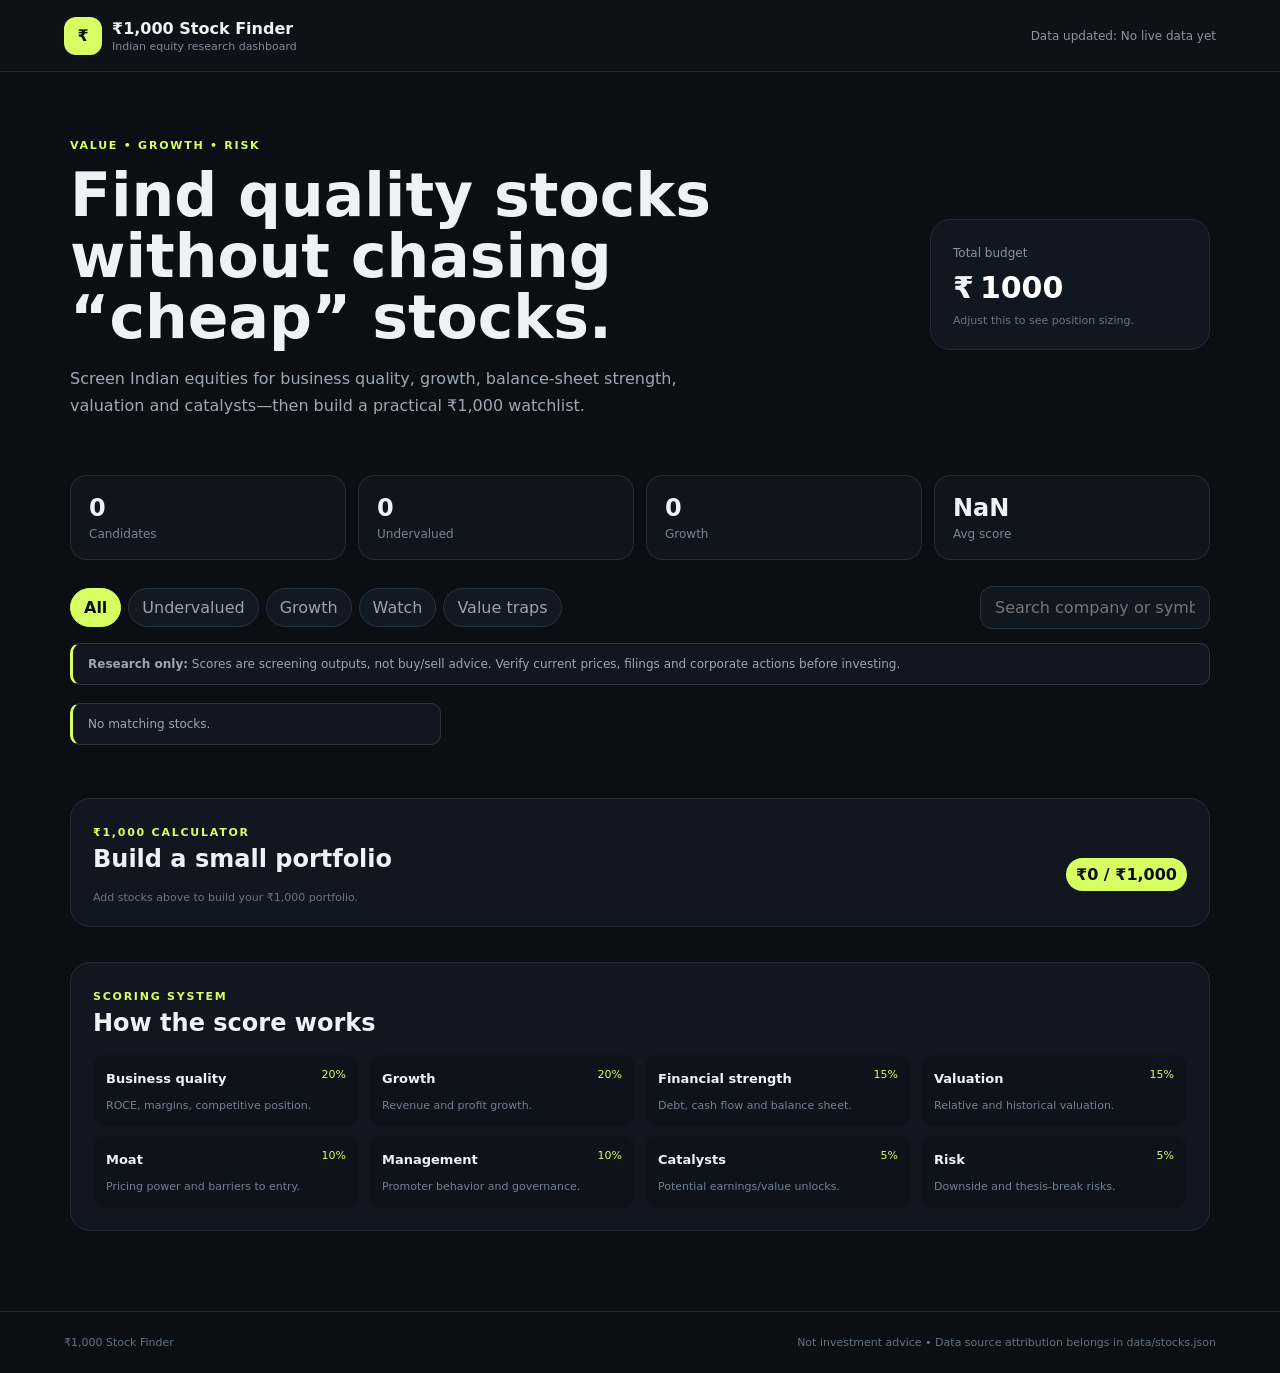
<file: index.html>
<!doctype html>
<html lang="en">
<head>
<meta charset="utf-8">
<meta name="viewport" content="width=device-width,initial-scale=1">
<title>₹1,000 Stock Finder</title>
<meta name="description" content="Indian stock research dashboard for a ₹1,000 portfolio budget.">
<link rel="stylesheet" href="styles.css">
</head>
<body>
<header class="topbar">
  <div class="brand"><span class="brand-mark">₹</span><div><b>₹1,000 Stock Finder</b><small>Indian equity research dashboard</small></div></div>
  <div class="updated">Data updated: <span id="updatedAt">—</span></div>
</header>

<main class="container">
  <section class="hero">
    <div>
      <span class="eyebrow">VALUE • GROWTH • RISK</span>
      <h1>Find quality stocks without chasing “cheap” stocks.</h1>
      <p>Screen Indian equities for business quality, growth, balance-sheet strength, valuation and catalysts—then build a practical ₹1,000 watchlist.</p>
    </div>
    <div class="budget-card">
      <label>Total budget</label>
      <div class="budget-row"><span>₹</span><input id="budget" type="number" min="100" step="100" value="1000"></div>
      <div class="muted">Adjust this to see position sizing.</div>
    </div>
  </section>

  <section class="stats" id="stats"></section>

  <section class="toolbar">
    <div class="tabs" id="tabs">
      <button class="active" data-filter="all">All</button>
      <button data-filter="undervalued">Undervalued</button>
      <button data-filter="growth">Growth</button>
      <button data-filter="watch">Watch</button>
      <button data-filter="trap">Value traps</button>
    </div>
    <input id="search" placeholder="Search company or symbol…">
  </section>

  <section class="notice">
    <b>Research only:</b> Scores are screening outputs, not buy/sell advice. Verify current prices, filings and corporate actions before investing.
  </section>

  <section id="stockGrid" class="grid"></section>

  <section class="portfolio">
    <div class="section-head"><div><span class="eyebrow">₹1,000 CALCULATOR</span><h2>Build a small portfolio</h2></div><div id="portfolioTotal" class="pill">₹0</div></div>
    <div id="portfolioRows"></div>
  </section>

  <section class="method">
    <span class="eyebrow">SCORING SYSTEM</span>
    <h2>How the score works</h2>
    <div class="score-grid">
      <div><b>Business quality</b><span>20%</span><p>ROCE, margins, competitive position.</p></div>
      <div><b>Growth</b><span>20%</span><p>Revenue and profit growth.</p></div>
      <div><b>Financial strength</b><span>15%</span><p>Debt, cash flow and balance sheet.</p></div>
      <div><b>Valuation</b><span>15%</span><p>Relative and historical valuation.</p></div>
      <div><b>Moat</b><span>10%</span><p>Pricing power and barriers to entry.</p></div>
      <div><b>Management</b><span>10%</span><p>Promoter behavior and governance.</p></div>
      <div><b>Catalysts</b><span>5%</span><p>Potential earnings/value unlocks.</p></div>
      <div><b>Risk</b><span>5%</span><p>Downside and thesis-break risks.</p></div>
    </div>
  </section>
</main>

<footer><span>₹1,000 Stock Finder</span><span>Not investment advice • Data source attribution belongs in data/stocks.json</span></footer>
<script src="app.js"></script>
</body>
</html>
</file>
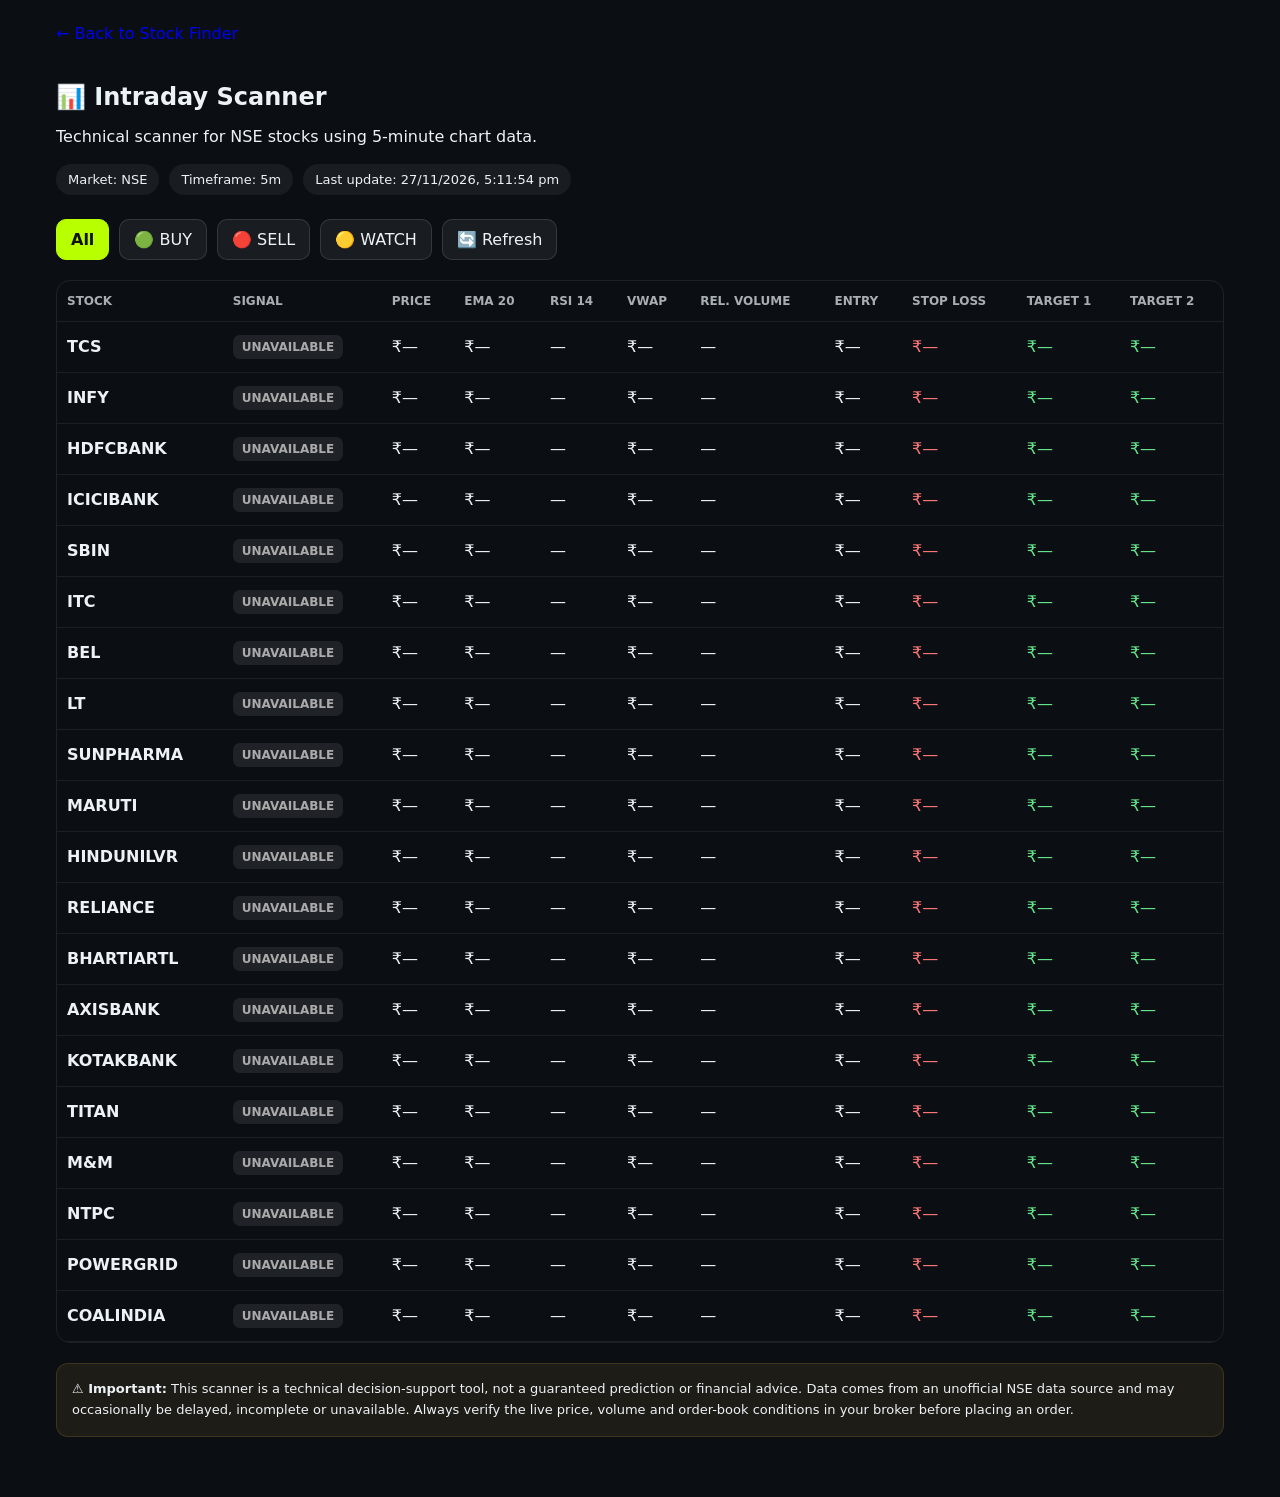
<file: intraday.html>
<!DOCTYPE html>
<html lang="en">
<head>
  <meta charset="UTF-8">
  <meta name="viewport" content="width=device-width, initial-scale=1.0">

  <title>Intraday Scanner | ₹1,000 Stock Finder</title>

  <link rel="stylesheet" href="styles.css">

  <style>
    .intraday-page {
      max-width: 1200px;
      margin: auto;
      padding: 24px 16px 60px;
    }

    .intraday-header {
      margin-bottom: 24px;
    }

    .intraday-header h1 {
      margin-bottom: 8px;
    }

    .scanner-status {
      display: flex;
      flex-wrap: wrap;
      gap: 10px;
      margin: 18px 0;
    }

    .status-pill {
      padding: 8px 12px;
      border-radius: 999px;
      background: rgba(255,255,255,0.06);
      font-size: 13px;
    }

    .scanner-controls {
      display: flex;
      flex-wrap: wrap;
      gap: 10px;
      margin-bottom: 20px;
    }

    .scanner-controls button {
      border: 1px solid rgba(255,255,255,0.12);
      background: rgba(255,255,255,0.06);
      color: inherit;
      padding: 10px 14px;
      border-radius: 10px;
      cursor: pointer;
    }

    .scanner-controls button.active {
      background: #b8ff00;
      color: #111;
      border-color: #b8ff00;
      font-weight: 700;
    }

    .scanner-table-wrap {
      overflow-x: auto;
      border: 1px solid rgba(255,255,255,0.08);
      border-radius: 14px;
    }

    .scanner-table {
      width: 100%;
      min-width: 1050px;
      border-collapse: collapse;
    }

    .scanner-table th,
    .scanner-table td {
      padding: 13px 10px;
      text-align: left;
      border-bottom: 1px solid rgba(255,255,255,0.07);
      white-space: nowrap;
    }

    .scanner-table th {
      font-size: 12px;
      opacity: 0.7;
      text-transform: uppercase;
    }

    .signal {
      display: inline-block;
      padding: 5px 9px;
      border-radius: 7px;
      font-size: 12px;
      font-weight: 800;
    }

    .signal-buy {
      background: rgba(80, 220, 120, 0.15);
      color: #65e58a;
    }

    .signal-sell {
      background: rgba(255, 80, 80, 0.15);
      color: #ff7777;
    }

    .signal-watch {
      background: rgba(255, 190, 60, 0.15);
      color: #ffc34d;
    }

    .signal-unavailable {
      background: rgba(150,150,150,0.15);
      color: #aaa;
    }

    .positive {
      color: #65e58a;
    }

    .negative {
      color: #ff7777;
    }

    .scanner-message {
      padding: 30px;
      text-align: center;
      opacity: 0.7;
    }

    .warning-box {
      margin-top: 20px;
      padding: 15px;
      border-radius: 12px;
      background: rgba(255,190,60,0.08);
      border: 1px solid rgba(255,190,60,0.15);
      font-size: 13px;
      line-height: 1.6;
    }

    .back-link {
      display: inline-block;
      margin-bottom: 20px;
      text-decoration: none;
    }
  </style>
</head>

<body>

  <main class="intraday-page">

    <a class="back-link" href="index.html">
      ← Back to Stock Finder
    </a>

    <section class="intraday-header">

      <h1>📊 Intraday Scanner</h1>

      <p>
        Technical scanner for NSE stocks using 5-minute chart data.
      </p>

      <div class="scanner-status">
        <span class="status-pill">
          Market: NSE
        </span>

        <span class="status-pill">
          Timeframe: 5m
        </span>

        <span class="status-pill" id="updatedAt">
          Last update: —
        </span>
      </div>

    </section>

    <section class="scanner-controls">

      <button
        class="active"
        data-filter="ALL"
        onclick="setFilter('ALL', this)">
        All
      </button>

      <button
        data-filter="BUY"
        onclick="setFilter('BUY', this)">
        🟢 BUY
      </button>

      <button
        data-filter="SELL"
        onclick="setFilter('SELL', this)">
        🔴 SELL
      </button>

      <button
        data-filter="WATCH"
        onclick="setFilter('WATCH', this)">
        🟡 WATCH
      </button>

      <button onclick="loadScanner()">
        🔄 Refresh
      </button>

    </section>

    <section class="scanner-table-wrap">

      <table class="scanner-table">

        <thead>
          <tr>
            <th>Stock</th>
            <th>Signal</th>
            <th>Price</th>
            <th>EMA 20</th>
            <th>RSI 14</th>
            <th>VWAP</th>
            <th>Rel. Volume</th>
            <th>Entry</th>
            <th>Stop Loss</th>
            <th>Target 1</th>
            <th>Target 2</th>
          </tr>
        </thead>

        <tbody id="scannerBody">
          <tr>
            <td colspan="11" class="scanner-message">
              Loading scanner...
            </td>
          </tr>
        </tbody>

      </table>

    </section>

    <section class="warning-box">

      <strong>⚠️ Important:</strong>

      This scanner is a technical decision-support tool,
      not a guaranteed prediction or financial advice.

      Data comes from an unofficial NSE data source and may
      occasionally be delayed, incomplete or unavailable.

      Always verify the live price, volume and order-book
      conditions in your broker before placing an order.

    </section>

  </main>

<script>

let scannerData = [];
let currentFilter = "ALL";

async function loadScanner() {

  const body = document.getElementById("scannerBody");

  body.innerHTML = `
    <tr>
      <td colspan="11" class="scanner-message">
        Loading scanner...
      </td>
    </tr>
  `;

  try {

    const response = await fetch(
      "data/intraday.json?t=" + Date.now()
    );

    if (!response.ok) {
      throw new Error("Unable to load intraday.json");
    }

    const data = await response.json();

    scannerData = data.stocks || [];

    updateTimestamp(data.updated_at);

    renderScanner();

  } catch (error) {

    console.error(error);

    body.innerHTML = `
      <tr>
        <td colspan="11" class="scanner-message">
          ❌ Scanner data unavailable.
        </td>
      </tr>
    `;

  }

}


function updateTimestamp(timestamp) {

  const element = document.getElementById("updatedAt");

  if (!timestamp) {

    element.textContent = "Last update: Not available";

    return;

  }

  const date = new Date(timestamp);

  element.textContent =
    "Last update: " +
    date.toLocaleString("en-IN", {
      timeZone: "Asia/Kolkata"
    });

}


function setFilter(filter, button) {

  currentFilter = filter;

  document
    .querySelectorAll(".scanner-controls button[data-filter]")
    .forEach(btn => {
      btn.classList.remove("active");
    });

  button.classList.add("active");

  renderScanner();

}


function renderScanner() {

  const body = document.getElementById("scannerBody");

  let rows = scannerData;

  if (currentFilter !== "ALL") {

    rows = scannerData.filter(
      stock => stock.signal === currentFilter
    );

  }

  if (!rows.length) {

    body.innerHTML = `
      <tr>
        <td colspan="11" class="scanner-message">
          No stocks found for this filter.
        </td>
      </tr>
    `;

    return;

  }

  body.innerHTML = rows.map(stock => {

    const signalClass =
      stock.signal === "BUY"
        ? "signal-buy"
        : stock.signal === "SELL"
        ? "signal-sell"
        : stock.signal === "WATCH"
        ? "signal-watch"
        : "signal-unavailable";

    const price =
      formatNumber(stock.price);

    const ema =
      formatNumber(stock.ema20);

    const rsi =
      formatNumber(stock.rsi14);

    const vwap =
      formatNumber(stock.vwap);

    const relativeVolume =
      stock.relative_volume != null
        ? stock.relative_volume + "x"
        : "—";

    const entry =
      formatNumber(stock.entry);

    const stop =
      formatNumber(stock.stop_loss);

    const target1 =
      formatNumber(stock.target_1);

    const target2 =
      formatNumber(stock.target_2);

    return `

      <tr>

        <td>
          <strong>${escapeHtml(stock.symbol || "—")}</strong>
        </td>

        <td>
          <span class="signal ${signalClass}">
            ${escapeHtml(stock.signal || "—")}
          </span>
        </td>

        <td>
          ₹${price}
        </td>

        <td>
          ₹${ema}
        </td>

        <td>
          ${rsi}
        </td>

        <td>
          ₹${vwap}
        </td>

        <td>
          ${relativeVolume}
        </td>

        <td>
          ₹${entry}
        </td>

        <td class="negative">
          ₹${stop}
        </td>

        <td class="positive">
          ₹${target1}
        </td>

        <td class="positive">
          ₹${target2}
        </td>

      </tr>

    `;

  }).join("");

}


function formatNumber(value) {

  if (
    value === null ||
    value === undefined ||
    !Number.isFinite(Number(value))
  ) {

    return "—";

  }

  return Number(value).toFixed(2);

}


function escapeHtml(value) {

  return String(value)
    .replaceAll("&", "&amp;")
    .replaceAll("<", "&lt;")
    .replaceAll(">", "&gt;")
    .replaceAll('"', "&quot;")
    .replaceAll("'", "&#039;");

}


loadScanner();

</script>

</body>
</html>
</file>
<file: styles.css>
*{box-sizing:border-box}body{margin:0;background:#0b0f14;color:#edf2f7;font-family:Inter,ui-sans-serif,system-ui,-apple-system,BlinkMacSystemFont,"Segoe UI",sans-serif}button,input{font:inherit}.topbar{height:72px;border-bottom:1px solid #202833;background:#0d1218;display:flex;align-items:center;justify-content:space-between;padding:0 5vw;position:sticky;top:0;z-index:10}.brand{display:flex;align-items:center;gap:10px}.brand-mark{width:38px;height:38px;border-radius:12px;display:grid;place-items:center;background:#d8ff62;color:#0b0f14;font-weight:900}.brand b{display:block}.brand small{display:block;color:#7f8b9a;font-size:11px;margin-top:2px}.updated{color:#8995a5;font-size:12px}.container{max-width:1180px;margin:auto;padding:42px 20px 80px}.hero{display:grid;grid-template-columns:1fr 280px;gap:30px;align-items:center;padding:20px 0 40px}.eyebrow{color:#d8ff62;font-size:11px;letter-spacing:.16em;font-weight:800}.hero h1{font-size:clamp(32px,5vw,60px);line-height:1.02;margin:12px 0}.hero p{max-width:680px;color:#9da8b7;font-size:16px;line-height:1.7}.budget-card,.card,.portfolio,.method{background:#111720;border:1px solid #222c38;border-radius:20px}.budget-card{padding:22px}.budget-card label{color:#8793a3;font-size:12px}.budget-row{display:flex;align-items:center;gap:4px;margin:8px 0}.budget-row span{font-size:30px;font-weight:800}.budget-row input{width:100%;background:transparent;border:0;color:#fff;font-size:30px;font-weight:800;outline:0}.muted{font-size:11px;color:#687486}.stats{display:grid;grid-template-columns:repeat(4,1fr);gap:12px;margin-bottom:26px}.stat{padding:18px;border:1px solid #222c38;border-radius:16px;background:#0f151d}.stat b{font-size:24px}.stat span{display:block;color:#788596;font-size:12px;margin-top:5px}.toolbar{display:flex;gap:14px;justify-content:space-between;align-items:center;margin:25px 0 14px;flex-wrap:wrap}.tabs{display:flex;gap:7px;flex-wrap:wrap}.tabs button{background:#121922;border:1px solid #273241;color:#98a4b3;padding:9px 13px;border-radius:999px;cursor:pointer}.tabs button.active{background:#d8ff62;color:#0b0f14;border-color:#d8ff62;font-weight:800}.toolbar input{background:#111720;border:1px solid #273241;border-radius:12px;color:#fff;padding:11px 14px;min-width:230px;outline:none}.notice{background:#111720;border:1px solid #2b3541;border-left:3px solid #d8ff62;padding:13px 15px;border-radius:10px;color:#9aa6b5;font-size:12px;margin-bottom:18px}.grid{display:grid;grid-template-columns:repeat(3,1fr);gap:14px}.card{padding:18px}.card-head{display:flex;justify-content:space-between;gap:12px}.symbol{color:#7f8b9a;font-size:11px}.name{font-size:17px;font-weight:800;margin-top:4px}.score{font-size:22px;font-weight:900;color:#d8ff62}.badge{display:inline-block;margin-top:9px;padding:5px 8px;border-radius:7px;background:#19231a;color:#bfe979;font-size:10px;font-weight:800;text-transform:uppercase}.badge.watch{background:#282316;color:#ffd36a}.badge.trap{background:#291b20;color:#ff8e9c}.price{font-size:25px;font-weight:900;margin:18px 0 4px}.upside{color:#83d5a1;font-size:12px}.metrics{display:grid;grid-template-columns:repeat(3,1fr);gap:8px;margin-top:18px}.metric{background:#0c1117;border-radius:10px;padding:9px}.metric small{display:block;color:#6e7b8c;font-size:9px}.metric b{font-size:13px}.bar{height:5px;background:#202a35;border-radius:99px;margin-top:14px;overflow:hidden}.bar i{display:block;height:100%;background:#d8ff62}.why{color:#8d99a8;font-size:12px;line-height:1.5;margin:12px 0 0}.select-row{display:flex;gap:8px;margin-top:14px}.select-row input{width:70px;background:#0b1016;border:1px solid #293441;color:#fff;padding:7px;border-radius:8px}.select-row button{flex:1;border:1px solid #2b3542;background:#18212b;color:#fff;border-radius:8px;cursor:pointer}.portfolio,.method{margin-top:35px;padding:22px}.section-head{display:flex;justify-content:space-between;align-items:end}.section-head h2,.method h2{margin:5px 0 18px}.pill{background:#d8ff62;color:#0b0f14;padding:7px 10px;border-radius:999px;font-weight:900}.p-row{display:grid;grid-template-columns:1fr 100px 100px 110px;gap:12px;padding:12px 0;border-bottom:1px solid #202a35;align-items:center}.p-row small{color:#778496}.p-row input{width:80px;background:#0b1016;border:1px solid #293441;color:#fff;padding:7px;border-radius:8px}.score-grid{display:grid;grid-template-columns:repeat(4,1fr);gap:10px}.score-grid>div{background:#0d131a;padding:13px;border-radius:12px}.score-grid b{font-size:13px}.score-grid span{float:right;color:#d8ff62;font-size:11px}.score-grid p{color:#718093;font-size:11px;line-height:1.4;margin-bottom:0}footer{border-top:1px solid #202833;padding:24px 5vw;color:#647184;font-size:11px;display:flex;justify-content:space-between;gap:20px}@media(max-width:900px){.grid{grid-template-columns:repeat(2,1fr)}.score-grid{grid-template-columns:repeat(2,1fr)}}@media(max-width:650px){.hero{grid-template-columns:1fr}.stats{grid-template-columns:repeat(2,1fr)}.grid{grid-template-columns:1fr}.p-row{grid-template-columns:1fr 70px 80px 90px}.topbar{padding:0 18px}.updated{display:none}.container{padding-top:25px}footer{display:block}.score-grid{grid-template-columns:1fr}}
</file>
